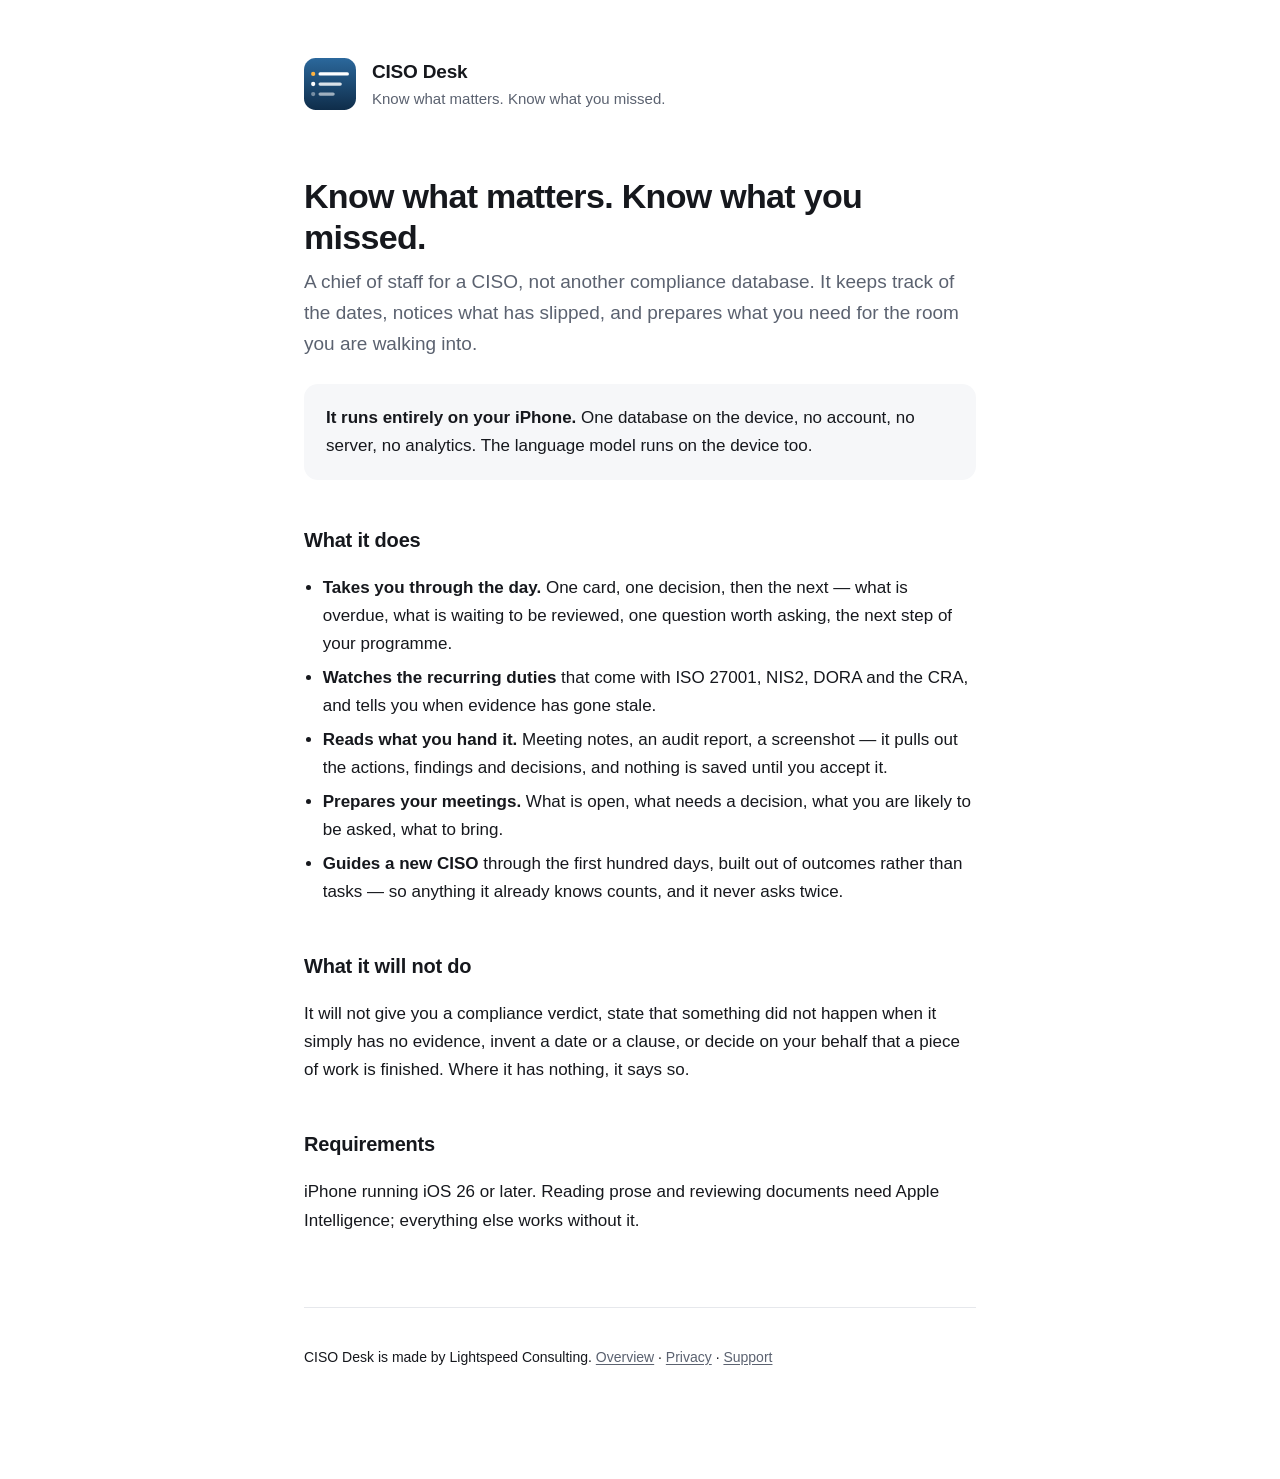
<file: index.html>
<!DOCTYPE html>
<html lang="en">
<head>
<meta charset="utf-8">
<meta name="viewport" content="width=device-width, initial-scale=1">
<title>CISO Desk</title>
<meta name="description" content="A personal chief of staff for cybersecurity leaders. Runs entirely on your iPhone.">
<link rel="stylesheet" href="style.css">
<link rel="icon" href="mark.svg">
</head>
<body>
<main>
  <header>
    <img src="mark.svg" alt="" width="52" height="52">
    <div>
      <div class="name">CISO Desk</div>
      <div class="tagline">Know what matters. Know what you missed.</div>
    </div>
  </header>

  <h1>Know what matters. Know what you missed.</h1>
  <p class="lead">A chief of staff for a CISO, not another compliance database. It keeps
     track of the dates, notices what has slipped, and prepares what you need for the
     room you are walking into.</p>

  <div class="card">
    <p><strong>It runs entirely on your iPhone.</strong> One database on the device, no
       account, no server, no analytics. The language model runs on the device too.</p>
  </div>

  <h2>What it does</h2>
  <ul>
    <li><strong>Takes you through the day.</strong> One card, one decision, then the
        next — what is overdue, what is waiting to be reviewed, one question worth
        asking, the next step of your programme.</li>
    <li><strong>Watches the recurring duties</strong> that come with ISO 27001, NIS2,
        DORA and the CRA, and tells you when evidence has gone stale.</li>
    <li><strong>Reads what you hand it.</strong> Meeting notes, an audit report, a
        screenshot — it pulls out the actions, findings and decisions, and nothing is
        saved until you accept it.</li>
    <li><strong>Prepares your meetings.</strong> What is open, what needs a decision,
        what you are likely to be asked, what to bring.</li>
    <li><strong>Guides a new CISO</strong> through the first hundred days, built out of
        outcomes rather than tasks — so anything it already knows counts, and it never
        asks twice.</li>
  </ul>

  <h2>What it will not do</h2>
  <p>It will not give you a compliance verdict, state that something did not happen when
     it simply has no evidence, invent a date or a clause, or decide on your behalf that
     a piece of work is finished. Where it has nothing, it says so.</p>

  <h2>Requirements</h2>
  <p>iPhone running iOS 26 or later. Reading prose and reviewing documents need Apple
     Intelligence; everything else works without it.</p>

  <footer>
    <p>CISO Desk is made by Lightspeed Consulting.
       <a href="index.html">Overview</a> ·
       <a href="privacy.html">Privacy</a> ·
       <a href="support.html">Support</a></p>
  </footer>
</main>
</body>
</html>
</file>
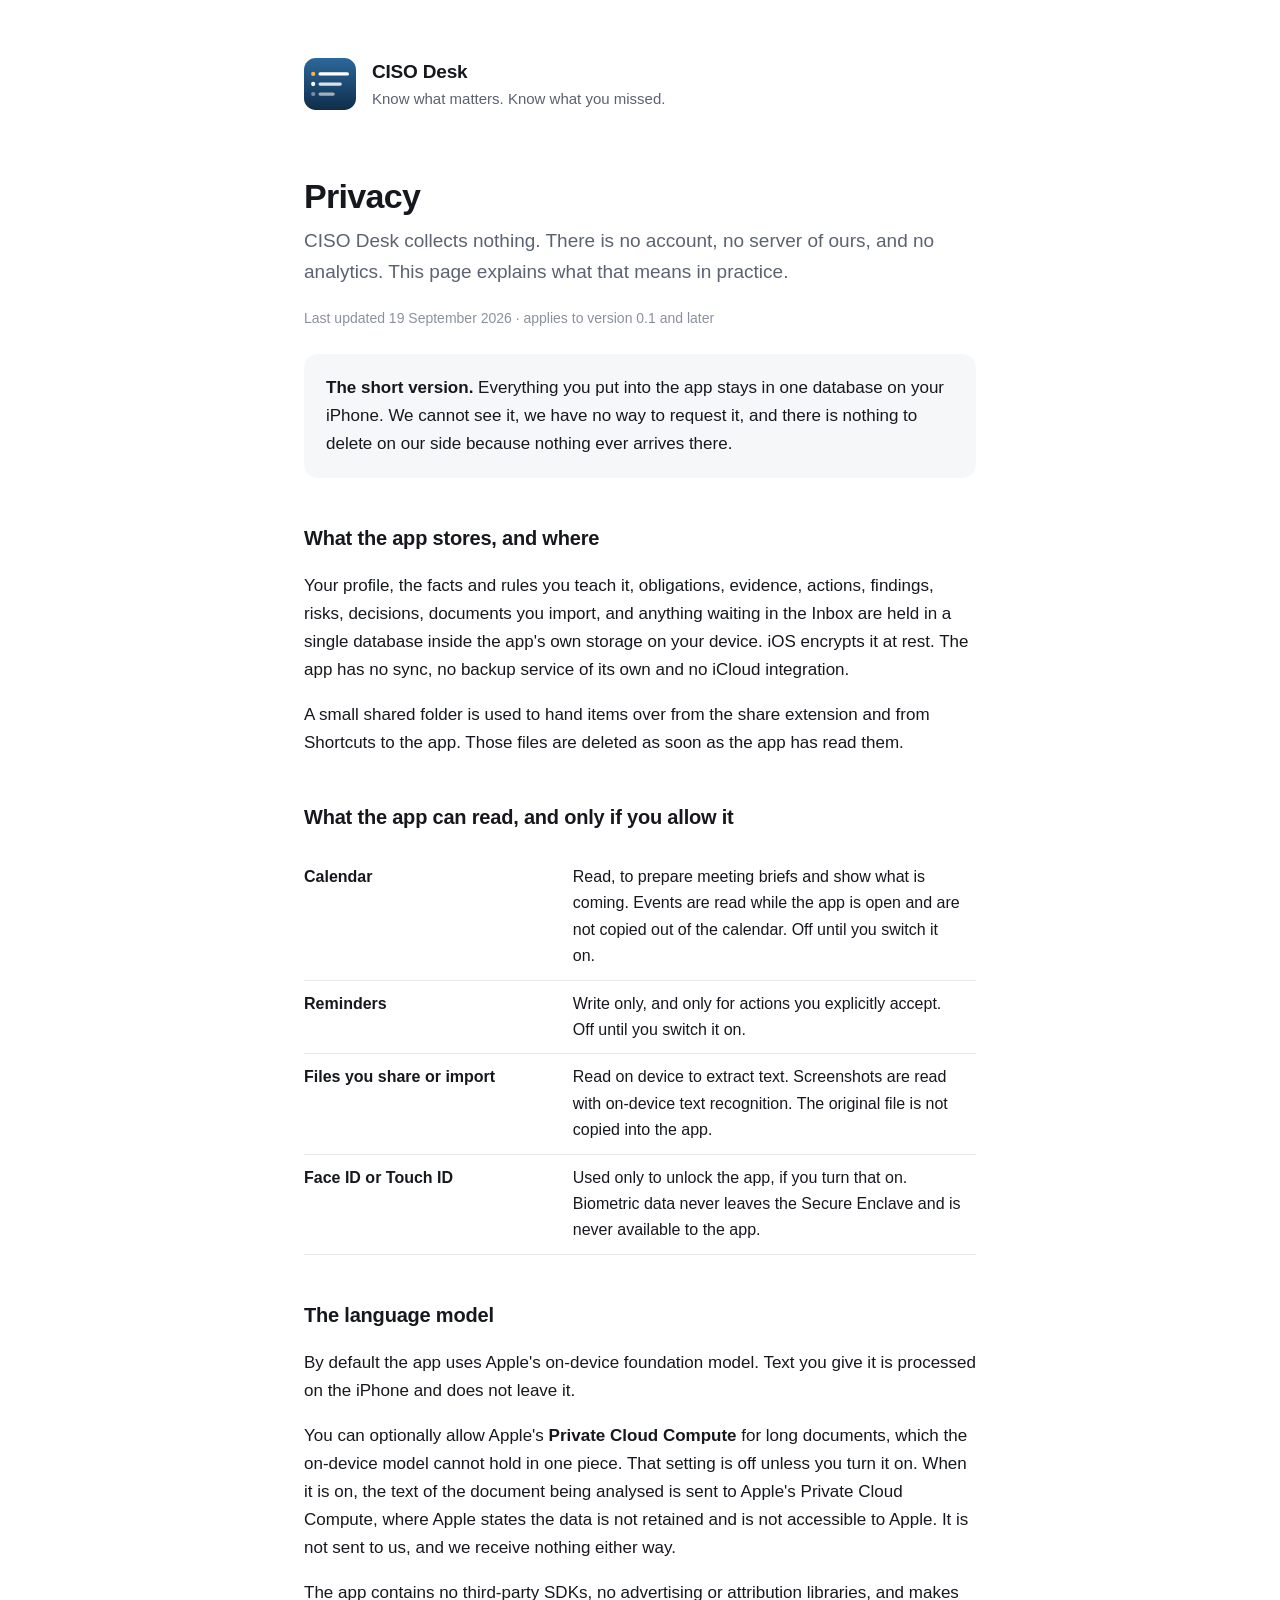
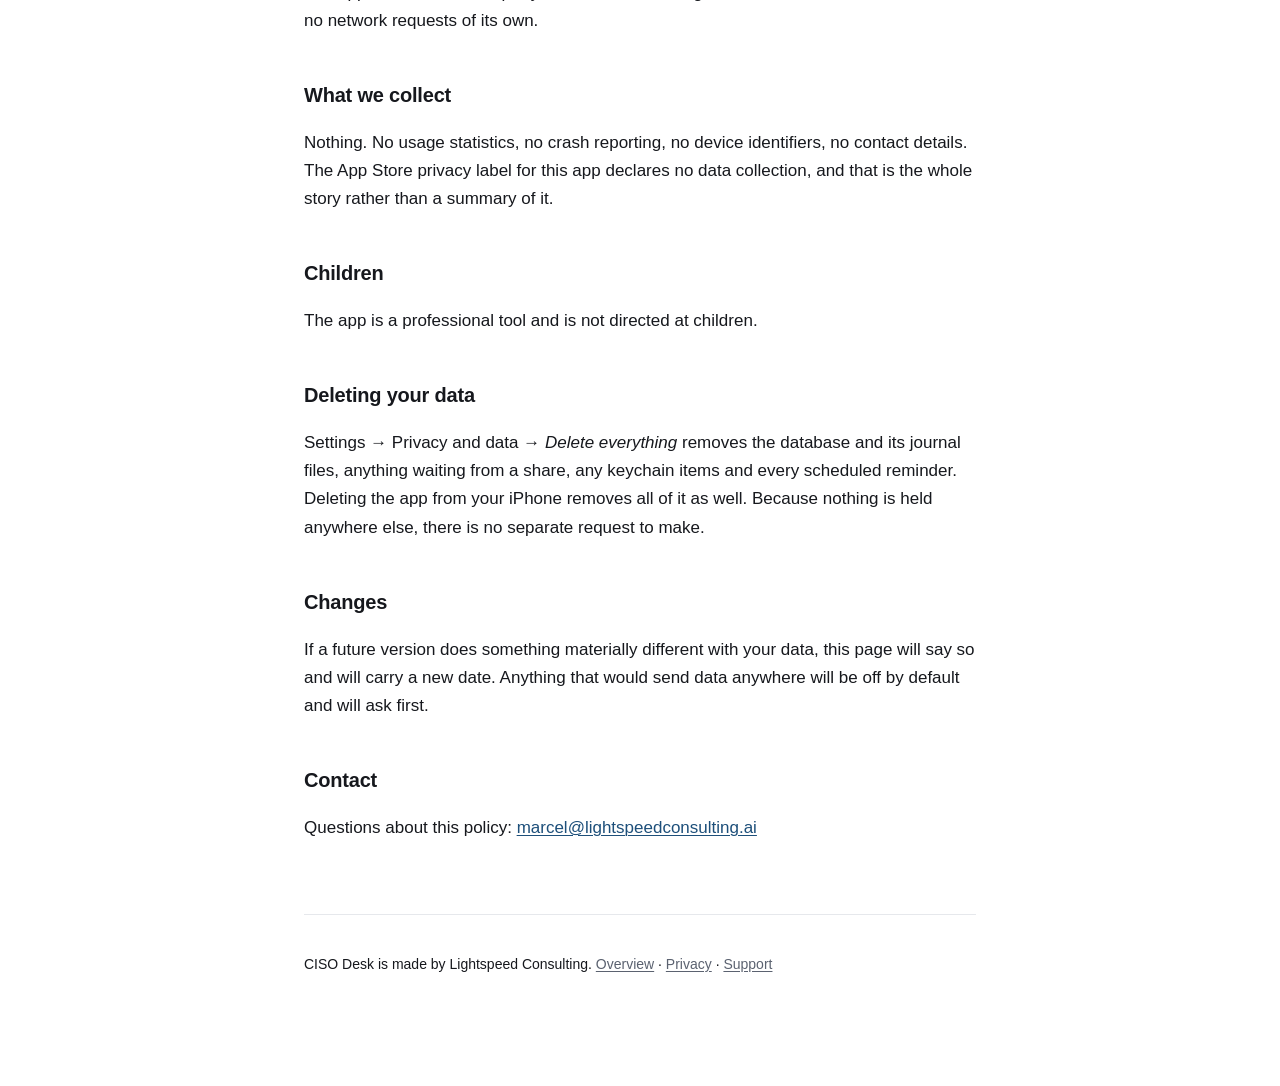
<file: privacy.html>
<!DOCTYPE html>
<html lang="en">
<head>
<meta charset="utf-8">
<meta name="viewport" content="width=device-width, initial-scale=1">
<title>Privacy — CISO Desk</title>
<link rel="stylesheet" href="style.css">
<link rel="icon" href="mark.svg">
</head>
<body>
<main>
  <header>
    <img src="mark.svg" alt="" width="52" height="52">
    <div>
      <div class="name">CISO Desk</div>
      <div class="tagline">Know what matters. Know what you missed.</div>
    </div>
  </header>

  <h1>Privacy</h1>
  <p class="lead">CISO Desk collects nothing. There is no account, no server of ours,
     and no analytics. This page explains what that means in practice.</p>
  <p class="meta">Last updated 19 September 2026 · applies to version 0.1 and later</p>

  <div class="card">
    <p><strong>The short version.</strong> Everything you put into the app stays in one
       database on your iPhone. We cannot see it, we have no way to request it, and
       there is nothing to delete on our side because nothing ever arrives there.</p>
  </div>

  <h2>What the app stores, and where</h2>
  <p>Your profile, the facts and rules you teach it, obligations, evidence, actions,
     findings, risks, decisions, documents you import, and anything waiting in the
     Inbox are held in a single database inside the app's own storage on your device.
     iOS encrypts it at rest. The app has no sync, no backup service of its own and no
     iCloud integration.</p>
  <p>A small shared folder is used to hand items over from the share extension and from
     Shortcuts to the app. Those files are deleted as soon as the app has read them.</p>

  <h2>What the app can read, and only if you allow it</h2>
  <table>
    <tr>
      <th>Calendar</th>
      <td>Read, to prepare meeting briefs and show what is coming. Events are read
          while the app is open and are not copied out of the calendar. Off until you
          switch it on.</td>
    </tr>
    <tr>
      <th>Reminders</th>
      <td>Write only, and only for actions you explicitly accept. Off until you switch
          it on.</td>
    </tr>
    <tr>
      <th>Files you share or import</th>
      <td>Read on device to extract text. Screenshots are read with on-device text
          recognition. The original file is not copied into the app.</td>
    </tr>
    <tr>
      <th>Face ID or Touch ID</th>
      <td>Used only to unlock the app, if you turn that on. Biometric data never leaves
          the Secure Enclave and is never available to the app.</td>
    </tr>
  </table>

  <h2>The language model</h2>
  <p>By default the app uses Apple's on-device foundation model. Text you give it is
     processed on the iPhone and does not leave it.</p>
  <p>You can optionally allow Apple's <strong>Private Cloud Compute</strong> for long
     documents, which the on-device model cannot hold in one piece. That setting is off
     unless you turn it on. When it is on, the text of the document being analysed is
     sent to Apple's Private Cloud Compute, where Apple states the data is not retained
     and is not accessible to Apple. It is not sent to us, and we receive nothing either
     way.</p>
  <p>The app contains no third-party SDKs, no advertising or attribution libraries, and
     makes no network requests of its own.</p>

  <h2>What we collect</h2>
  <p>Nothing. No usage statistics, no crash reporting, no device identifiers, no
     contact details. The App Store privacy label for this app declares no data
     collection, and that is the whole story rather than a summary of it.</p>

  <h2>Children</h2>
  <p>The app is a professional tool and is not directed at children.</p>

  <h2>Deleting your data</h2>
  <p>Settings → Privacy and data → <em>Delete everything</em> removes the database and
     its journal files, anything waiting from a share, any keychain items and every
     scheduled reminder. Deleting the app from your iPhone removes all of it as well.
     Because nothing is held anywhere else, there is no separate request to make.</p>

  <h2>Changes</h2>
  <p>If a future version does something materially different with your data, this page
     will say so and will carry a new date. Anything that would send data anywhere will
     be off by default and will ask first.</p>

  <h2>Contact</h2>
  <p>Questions about this policy: <a href="mailto:marcel@lightspeedconsulting.ai">marcel@lightspeedconsulting.ai</a></p>

  <footer>
    <p>CISO Desk is made by Lightspeed Consulting.
       <a href="index.html">Overview</a> ·
       <a href="privacy.html">Privacy</a> ·
       <a href="support.html">Support</a></p>
  </footer>
</main>
</body>
</html>
</file>
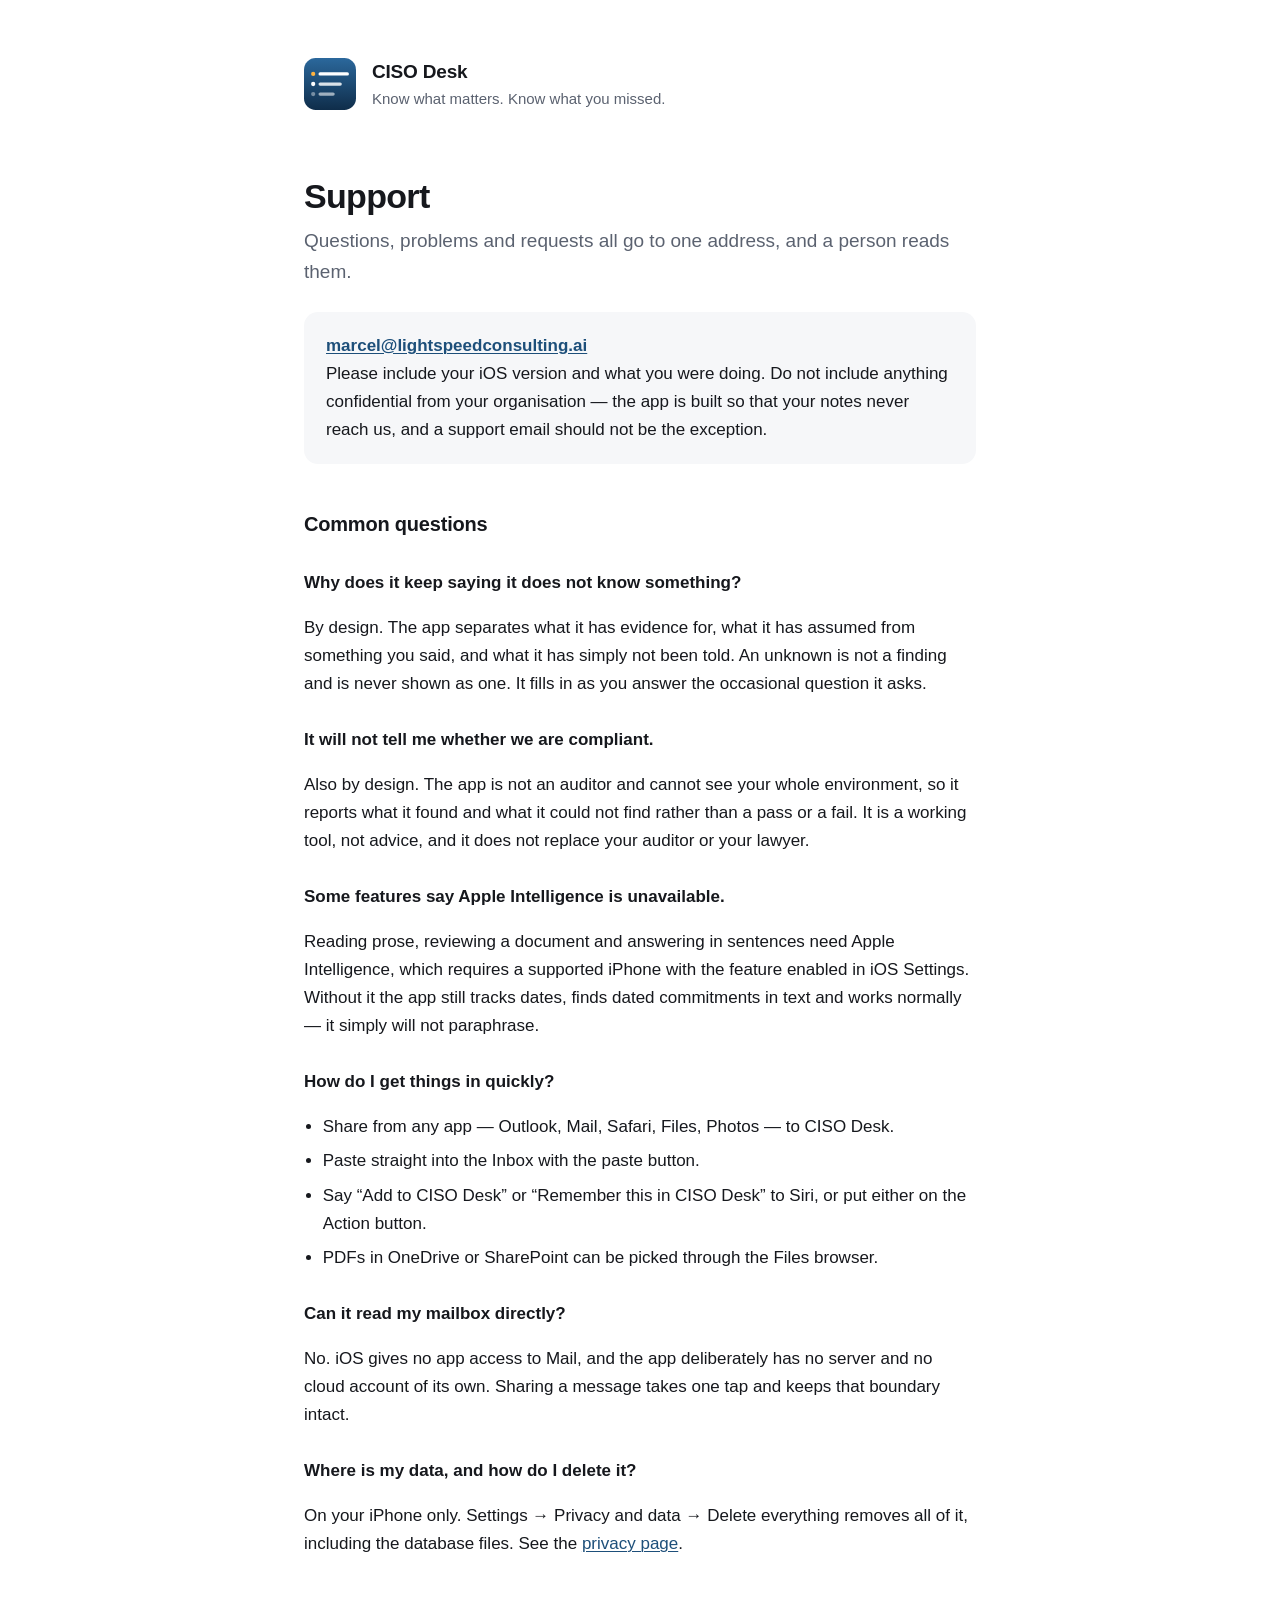
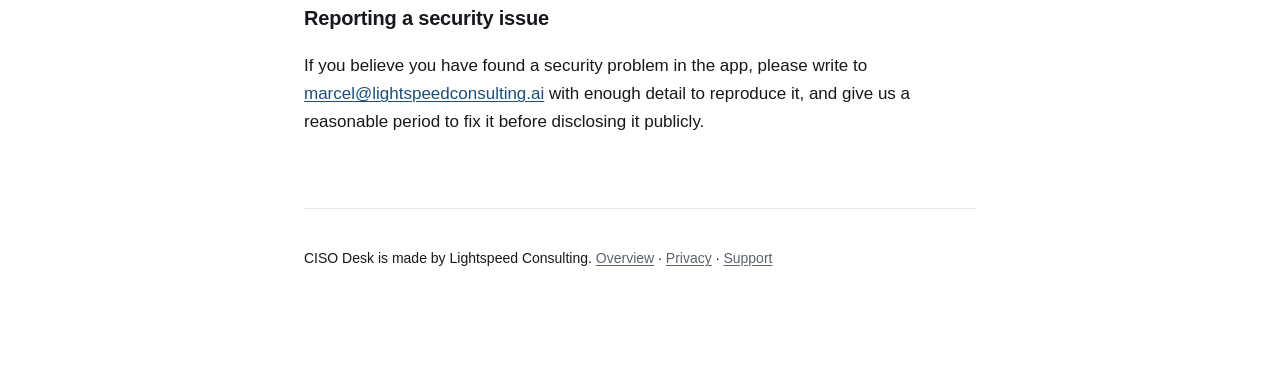
<file: support.html>
<!DOCTYPE html>
<html lang="en">
<head>
<meta charset="utf-8">
<meta name="viewport" content="width=device-width, initial-scale=1">
<title>Support — CISO Desk</title>
<link rel="stylesheet" href="style.css">
<link rel="icon" href="mark.svg">
</head>
<body>
<main>
  <header>
    <img src="mark.svg" alt="" width="52" height="52">
    <div>
      <div class="name">CISO Desk</div>
      <div class="tagline">Know what matters. Know what you missed.</div>
    </div>
  </header>

  <h1>Support</h1>
  <p class="lead">Questions, problems and requests all go to one address, and a person reads them.</p>

  <div class="card">
    <p><strong><a href="mailto:marcel@lightspeedconsulting.ai">marcel@lightspeedconsulting.ai</a></strong><br>
       Please include your iOS version and what you were doing. Do not include
       anything confidential from your organisation — the app is built so that your
       notes never reach us, and a support email should not be the exception.</p>
  </div>

  <h2>Common questions</h2>

  <h3>Why does it keep saying it does not know something?</h3>
  <p>By design. The app separates what it has evidence for, what it has assumed from
     something you said, and what it has simply not been told. An unknown is not a
     finding and is never shown as one. It fills in as you answer the occasional
     question it asks.</p>

  <h3>It will not tell me whether we are compliant.</h3>
  <p>Also by design. The app is not an auditor and cannot see your whole environment,
     so it reports what it found and what it could not find rather than a pass or a
     fail. It is a working tool, not advice, and it does not replace your auditor or
     your lawyer.</p>

  <h3>Some features say Apple Intelligence is unavailable.</h3>
  <p>Reading prose, reviewing a document and answering in sentences need Apple
     Intelligence, which requires a supported iPhone with the feature enabled in iOS
     Settings. Without it the app still tracks dates, finds dated commitments in text
     and works normally — it simply will not paraphrase.</p>

  <h3>How do I get things in quickly?</h3>
  <ul>
    <li>Share from any app — Outlook, Mail, Safari, Files, Photos — to CISO Desk.</li>
    <li>Paste straight into the Inbox with the paste button.</li>
    <li>Say “Add to CISO Desk” or “Remember this in CISO Desk” to Siri, or put
        either on the Action button.</li>
    <li>PDFs in OneDrive or SharePoint can be picked through the Files browser.</li>
  </ul>

  <h3>Can it read my mailbox directly?</h3>
  <p>No. iOS gives no app access to Mail, and the app deliberately has no server and no
     cloud account of its own. Sharing a message takes one tap and keeps that
     boundary intact.</p>

  <h3>Where is my data, and how do I delete it?</h3>
  <p>On your iPhone only. Settings → Privacy and data → Delete everything removes all of
     it, including the database files. See the <a href="privacy.html">privacy page</a>.</p>

  <h2>Reporting a security issue</h2>
  <p>If you believe you have found a security problem in the app, please write to
     <a href="mailto:marcel@lightspeedconsulting.ai">marcel@lightspeedconsulting.ai</a>
     with enough detail to reproduce it, and give us a reasonable period to fix it
     before disclosing it publicly.</p>

  <footer>
    <p>CISO Desk is made by Lightspeed Consulting.
       <a href="index.html">Overview</a> ·
       <a href="privacy.html">Privacy</a> ·
       <a href="support.html">Support</a></p>
  </footer>
</main>
</body>
</html>
</file>
<file: style.css>
/* Matches the app: quiet, typographic, a lot of air, one accent. */
:root {
  --ink: #16181d;
  --ink-soft: #5b6270;
  --ink-faint: #8b919c;
  --accent: #1d4f7a;
  --rule: #e6e8ec;
  --surface: #ffffff;
  --surface-soft: #f6f7f9;
}

@media (prefers-color-scheme: dark) {
  :root {
    --ink: #f2f3f5;
    --ink-soft: #a6acb8;
    --ink-faint: #757b86;
    --accent: #6ba3d6;
    --rule: #2a2d33;
    --surface: #131519;
    --surface-soft: #1b1e23;
  }
}

* { box-sizing: border-box; }

body {
  margin: 0;
  padding: 0 24px 96px;
  background: var(--surface);
  color: var(--ink);
  font: 17px/1.65 -apple-system, BlinkMacSystemFont, "Segoe UI", Roboto, Helvetica, Arial, sans-serif;
  -webkit-font-smoothing: antialiased;
}

main { max-width: 42rem; margin: 0 auto; }

header {
  display: flex;
  align-items: center;
  gap: 16px;
  padding: 56px 0 40px;
}

header .name { font-weight: 600; font-size: 19px; letter-spacing: -0.01em; }
header .tagline { color: var(--ink-soft); font-size: 15px; }

h1 { font-size: 34px; line-height: 1.2; letter-spacing: -0.02em; margin: 24px 0 8px; }
h2 { font-size: 20px; letter-spacing: -0.01em; margin: 44px 0 10px; }
h3 { font-size: 17px; margin: 28px 0 6px; }

p, li { color: var(--ink); }
.lead { font-size: 19px; color: var(--ink-soft); margin-top: 0; }
.meta { color: var(--ink-faint); font-size: 14px; }

ul { padding-left: 1.1em; }
li { margin: 6px 0; }

a { color: var(--accent); text-decoration-thickness: 1px; text-underline-offset: 2px; }

.card {
  background: var(--surface-soft);
  border-radius: 14px;
  padding: 20px 22px;
  margin: 24px 0;
}
.card p:last-child { margin-bottom: 0; }
.card p:first-child { margin-top: 0; }

table { border-collapse: collapse; width: 100%; margin: 20px 0; font-size: 16px; }
th, td { text-align: left; padding: 10px 12px 10px 0; border-bottom: 1px solid var(--rule); vertical-align: top; }
th { font-weight: 600; width: 40%; }

footer {
  margin-top: 72px;
  padding-top: 24px;
  border-top: 1px solid var(--rule);
  color: var(--ink-faint);
  font-size: 14px;
}
footer a { color: var(--ink-soft); }
</file>
